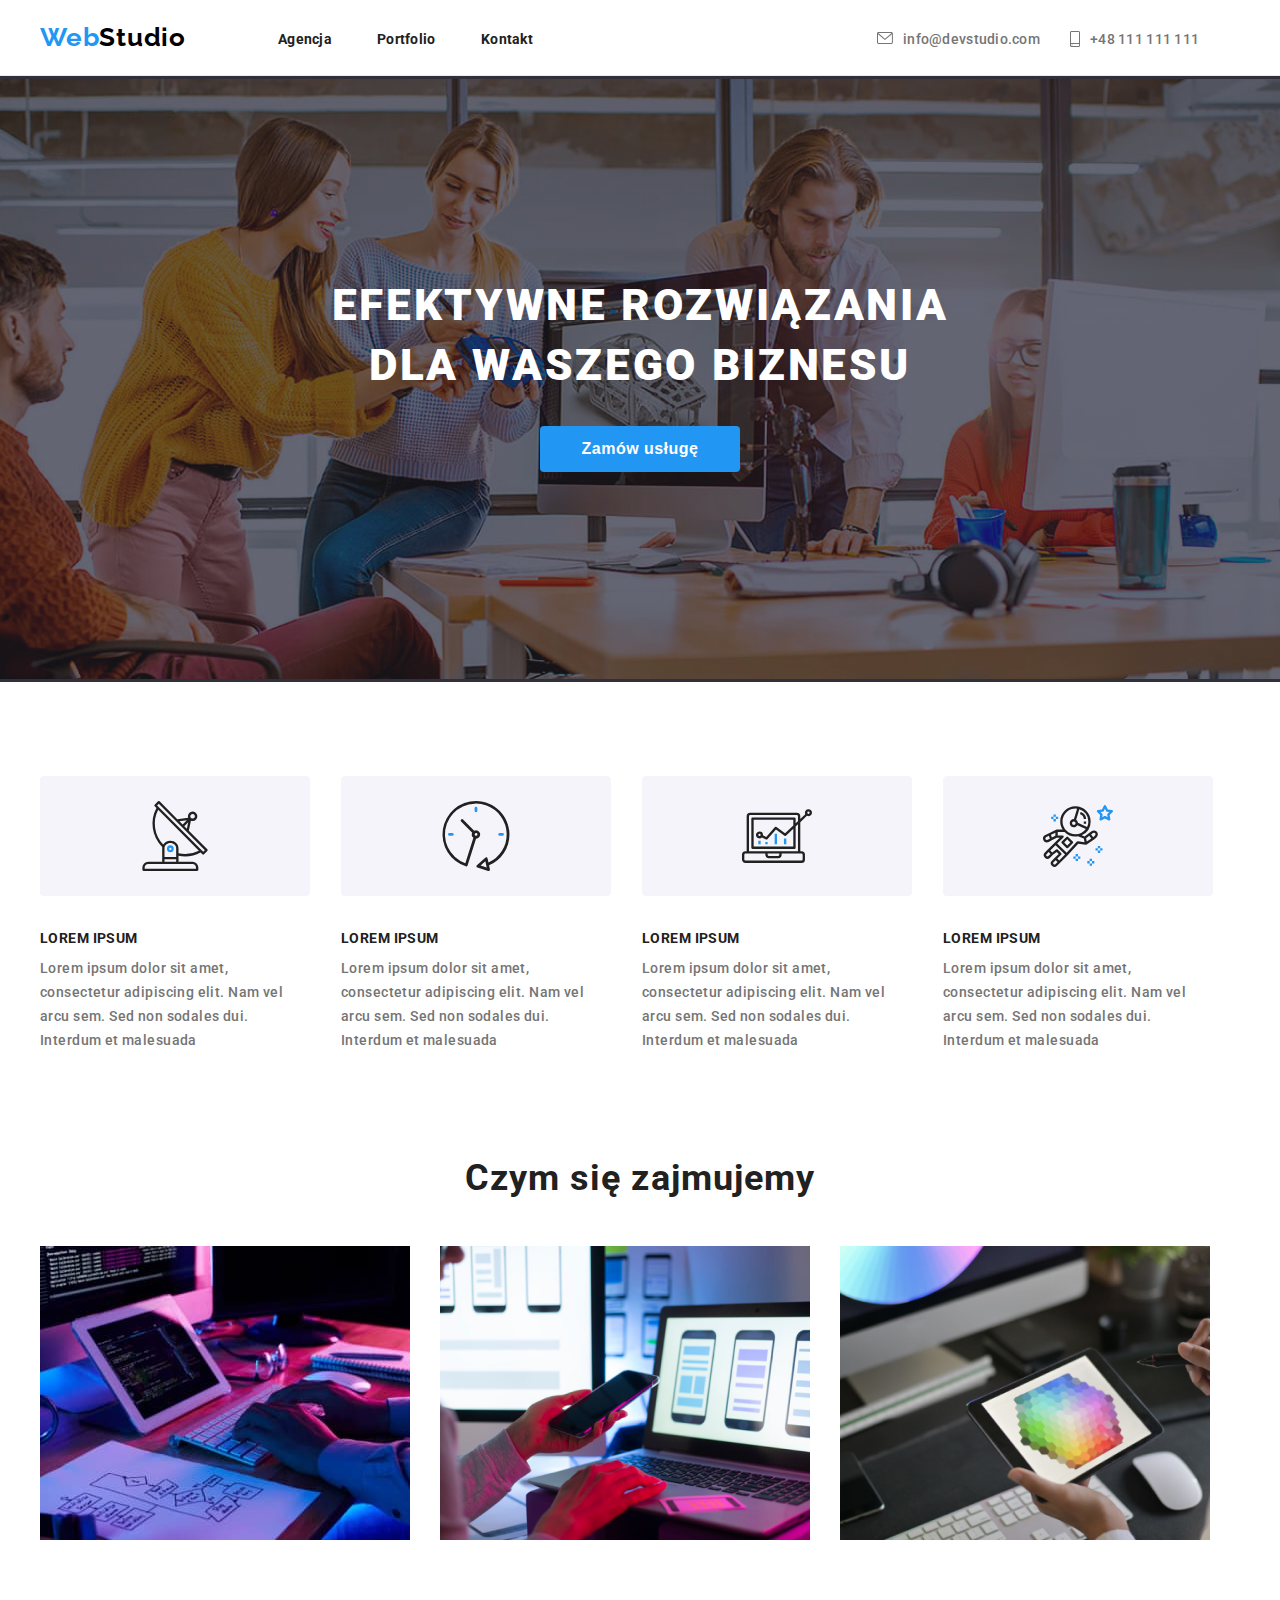
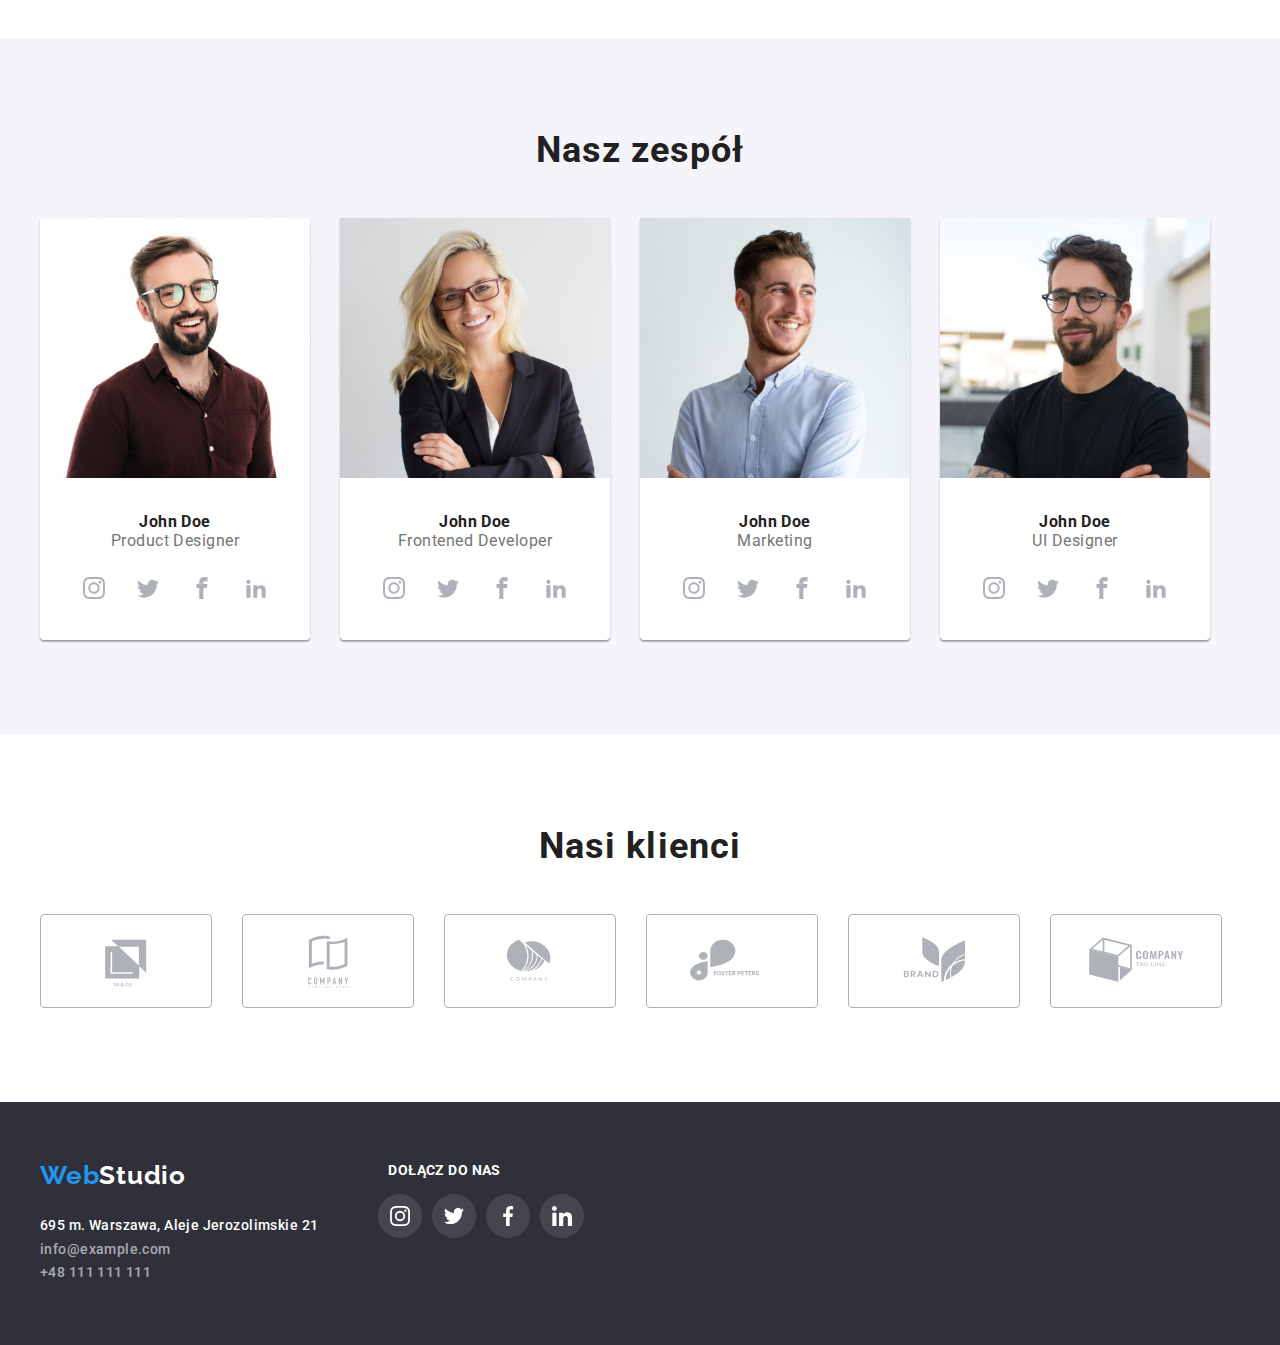
<file: index.html>
<!DOCTYPE html>
<html lang="pl">
  <head>
    <meta charset="UTF-8" />
    <meta http-equiv="X-UA-Compatible" content="IE=edge" />
    <meta name="viewport" content="width=device-width, initial-scale=1.0" />
    <link rel="stylesheet" href="css/styles.css" />
    <title>Document</title>
    <link rel="preconnect" href="https://fonts.googleapis.com" />
    <link rel="preconnect" href="https://fonts.gstatic.com" crossorigin />
    <link
      href="https://fonts.googleapis.com/css2?family=Raleway:wght@700&family=Roboto:wght@400;500;700;900&display=swap"
      rel="stylesheet"
    />
  </head>
  <body>
    <header class="heading">
      <div class="container">
        <nav class="menu">
          <ul class="menu-list">
            <li>
              <a
                class="link"
                href="https://mateuszglock.github.io/goit-markup-hw-04/"
                ><h3 class="logo">
                  Web<span class="logo-second link">Studio</span>
                </h3></a
              >
            </li>
            <li>
              <a class="link" href="/agencja"
                ><h4 class="agency link">Agencja</h4></a
              >
            </li>
            <li>
              <a class="link" href="/goit-markup-hw-04/portfolio.html"
                ><h4 class="portfolio link">Portfolio</h4></a
              >
            </li>
            <li>
              <a class="link" href="/kontakt"
                ><h4 class="contact link">Kontakt</h4></a
              >
            </li>
          </ul>
        </nav>
        <ul class="contact-list">
          <li class="icon">
            <a
              class="text-icon link header-mail"
              href="mailto:info@devstudio.com"
            >
              <div class="icon-inside">
                <svg width="16" height="12">
                  <use href="./images/icons.svg#icon-envelope-1"></use>
                </svg>
              </div>
              info@devstudio.com
            </a>
          </li>

          <li class="icon phone-link">
            <a class="text-icon link header-phone" href="tel:+48-111-111-111">
              <div class="icon-inside icon-phone">
                <svg width="10" height="16">
                  <use href="./images/icons.svg#icon-smartphone-1"></use>
                </svg>
              </div>
              +48 111 111 111
            </a>
          </li>
        </ul>
      </div>
    </header>
    <main class="central">
      <div class="primary-part section">
        <div class="container-vertical">
          <h1 class="primary-text">
            EFEKTYWNE ROZWIĄZANIA <br />
            DLA WASZEGO BIZNESU
          </h1>
          <div class="button-box">
            <button class="button" type="button">Zamów usługę</button>
          </div>
        </div>
      </div>

      <div class="advantages section">
        <div class="container">
          <ul class="adv-list">
            <li>
              <svg width="270" height="120">
                <use href="./images/icons.svg#icon-Group-1"></use>
              </svg>
              <div class="advantage">
                <h5 class="advantages-tittle">LOREM IPSUM</h5>

                <p class="advantages-text">
                  Lorem ipsum dolor sit amet, consectetur adipiscing elit. Nam
                  vel arcu sem. Sed non sodales dui. Interdum et malesuada
                </p>
              </div>
            </li>
            <li>
              <svg width="270" height="120">
                <use href="./images/icons.svg#icon-Group-2"></use>
              </svg>
              <div class="advantage">
                <h5 class="advantages-tittle">LOREM IPSUM</h5>

                <p class="advantages-text">
                  Lorem ipsum dolor sit amet, consectetur adipiscing elit. Nam
                  vel arcu sem. Sed non sodales dui. Interdum et malesuada
                </p>
              </div>
            </li>
            <li>
              <svg width="270" height="120">
                <use href="./images/icons.svg#icon-Group-3"></use>
              </svg>
              <div class="advantage">
                <h5 class="advantages-tittle">LOREM IPSUM</h5>

                <p class="advantages-text">
                  Lorem ipsum dolor sit amet, consectetur adipiscing elit. Nam
                  vel arcu sem. Sed non sodales dui. Interdum et malesuada
                </p>
              </div>
            </li>
            <li>
              <svg width="270" height="120">
                <use href="./images/icons.svg#icon-Group-4-1"></use>
              </svg>
              <div class="advantage">
                <h5 class="advantages-tittle">LOREM IPSUM</h5>
              </div>
              <div class="advantage-text">
                <p class="advantages-text">
                  Lorem ipsum dolor sit amet, consectetur adipiscing elit. Nam
                  vel arcu sem. Sed non sodales dui. Interdum et malesuada
                </p>
              </div>
            </li>
          </ul>
        </div>
      </div>
      <div class="occupation">
        <h2 class="occupation-text">Czym się zajmujemy</h2>
        <div class="container-box">
          <div class="container">
            <ul class="occupation-list">
              <li>
                <img
                  class="occupation-photo-1"
                  src="images/Keyboard.jpg"
                  alt="Osoba pisząca na klawiaturze przy tablecie. 
                Obok znajduje się układ blokowy na kartce papieru"
                  width="370"
                  height="294"
                />
              </li>
              <li>
                <img
                  class="occupation-photo-2"
                  src="images/ContentLayout.jpg"
                  alt="Osoba przy komputerze z telefonem wybierająca różne układy treści"
                  width="370"
                  height="294"
                />
              </li>
              <li>
                <img
                  class="occupation-photo-3"
                  src="images/ColorPalette.jpg"
                  alt="Tablet z paletą kolorów"
                  width="370"
                  height="294"
                />
              </li>
            </ul>
          </div>
        </div>
      </div>

      <div class="team-section section">
        <h2 class="team-text">Nasz zespół</h2>
        <div class="container-box">
          <div class="container">
            <ul class="team-list">
              <li>
                <div class="team-member">
                  <img
                    src="images/Person1.jpg"
                    alt="osoba 1"
                    width="270"
                    height="260"
                  />
                  <div class="team-member-data">
                    <p>
                      <b class="team-member-name">John Doe</b><br />
                      <span class="team-member-job"> Product Designer</span>
                    </p>
                    <ul class="icon-figcaption">
                      <li class="social-link">
                        <a href="...">
                          <svg width="22" height="22">
                            <use
                              href="./images/icons.svg#icon-instagram"
                            ></use></svg
                        ></a>
                      </li>
                      <li class="social-link">
                        <a href="...">
                          <svg width="22" height="22">
                            <use
                              href="./images/icons.svg#icon-twitter"
                            ></use></svg
                        ></a>
                      </li>
                      <li class="social-link">
                        <a href="..."
                          ><svg width="22" height="22">
                            <use
                              href="./images/icons.svg#icon-facebook"
                            ></use></svg
                        ></a>
                      </li>
                      <li class="social-link">
                        <a href="..."
                          ><svg width="22" height="22">
                            <use
                              href="./images/icons.svg#icon-linkedin2"
                            ></use></svg
                        ></a>
                      </li>
                    </ul>
                  </div>
                </div>
              </li>
              <li>
                <div class="team-member">
                  <img
                    src="images/Person2.jpg"
                    alt="osoba 2"
                    width="270"
                    height="260"
                  />
                  <div class="team-member-data">
                    <p>
                      <b class="team-member-name">John Doe</b><br />
                      <span class="team-member-job"> Frontened Developer</span>
                    </p>
                    <ul class="icon-figcaption">
                      <li class="social-link">
                        <a href="..."
                          ><svg width="22" height="22">
                            <use
                              href="./images/icons.svg#icon-instagram"
                            ></use></svg
                        ></a>
                      </li>
                      <li class="social-link">
                        <a href="...">
                          <svg width="22" height="22">
                            <use
                              href="./images/icons.svg#icon-twitter"
                            ></use></svg
                        ></a>
                      </li>
                      <li class="social-link">
                        <a href="..."
                          ><svg width="22" height="22">
                            <use
                              href="./images/icons.svg#icon-facebook"
                            ></use></svg
                        ></a>
                      </li>
                      <li class="social-link">
                        <a href="..."
                          ><svg width="22" height="22">
                            <use
                              href="./images/icons.svg#icon-linkedin2"
                            ></use></svg
                        ></a>
                      </li>
                    </ul>
                  </div>
                </div>
              </li>

              <li>
                <div class="team-member">
                  <img
                    src="images/Person3.jpg"
                    alt="osoba 3"
                    width="270"
                    height="260"
                  />
                  <div class="team-member-data">
                    <p>
                      <b class="team-member-name">John Doe</b><br />
                      <span class="team-member-job"> Marketing</span>
                    </p>
                    <ul class="icon-figcaption">
                      <li class="social-link">
                        <a href="..."
                          ><svg width="22" height="22">
                            <use
                              href="./images/icons.svg#icon-instagram"
                            ></use></svg
                        ></a>
                      </li>
                      <li class="social-link">
                        <a href="...">
                          <svg width="22" height="22">
                            <use
                              href="./images/icons.svg#icon-twitter"
                            ></use></svg
                        ></a>
                      </li>
                      <li class="social-link">
                        <a href="..."
                          ><svg width="22" height="22">
                            <use
                              href="./images/icons.svg#icon-facebook"
                            ></use></svg
                        ></a>
                      </li>
                      <li class="social-link">
                        <a href="..."
                          ><svg width="22" height="22">
                            <use
                              href="./images/icons.svg#icon-linkedin2"
                            ></use></svg
                        ></a>
                      </li>
                    </ul>
                  </div>
                </div>
              </li>
              <li>
                <div class="team-member">
                  <img
                    src="images/Person4.jpg"
                    alt="osoba 4"
                    width="270"
                    height="260"
                  />
                  <div class="team-member-data">
                    <p>
                      <b class="team-member-name">John Doe</b><br />
                      <span class="team-member-job"> UI Designer</span>
                    </p>
                    <ul class="icon-figcaption">
                      <li class="social-link">
                        <a href="..."
                          ><svg width="22" height="22">
                            <use
                              href="./images/icons.svg#icon-instagram"
                            ></use></svg
                        ></a>
                      </li>
                      <li class="social-link">
                        <a href="...">
                          <svg width="22" height="22">
                            <use
                              href="./images/icons.svg#icon-twitter"
                            ></use></svg
                        ></a>
                      </li>
                      <li class="social-link">
                        <a href="..."
                          ><svg width="22" height="22">
                            <use
                              href="./images/icons.svg#icon-facebook"
                            ></use></svg
                        ></a>
                      </li>
                      <li class="social-link">
                        <a href="..."
                          ><svg width="22" height="22">
                            <use
                              href="./images/icons.svg#icon-linkedin2"
                            ></use></svg
                        ></a>
                      </li>
                    </ul>
                  </div>
                </div>
              </li>
            </ul>
          </div>
        </div>
      </div>
      <div class="clients-section section">
        <h2 class="clients-text">Nasi klienci</h2>
        <div class="container-box">
          <div class="container">
            <ul class="clients-list">
              <li class="client">
                <a href="..."
                  ><svg width="170" height="92">
                    <use href="./images/icons.svg#icon-Client-1-2"></use></svg
                ></a>
              </li>
              <li class="client">
                <a href="..."
                  ><svg width="170" height="92">
                    <use href="./images/icons.svg#icon-Client-2-2"></use></svg
                ></a>
              </li>
              <li class="client">
                <a href="..."
                  ><svg width="170" height="92">
                    <use href="./images/icons.svg#icon-Client-3-2"></use></svg
                ></a>
              </li>
              <li class="client">
                <a href="..."
                  ><svg width="170" height="92">
                    <use href="./images/icons.svg#icon-Client-4-2"></use></svg
                ></a>
              </li>
              <li class="client">
                <a href="..."
                  ><svg width="170" height="90">
                    <use href="./images/icons.svg#icon-Client-5-2"></use></svg
                ></a>
              </li>
              <li class="client">
                <a href="..."
                  ><svg width="170" height="92">
                    <use href="./images/icons.svg#icon-Client-6-2"></use></svg
                ></a>
              </li>
            </ul>
          </div>
        </div>
      </div>
    </main>
    <footer class="ender">
      <div class="ender-cointainer">
        <div>
          <a class="link" href="https://web-studio.pl/"
            ><h3 class="footer-logo">
              Web<span class="footer-logo-second link">Studio </span>
            </h3></a
          >
          <address>
            <span class="location">695 m. Warszawa, Aleje Jerozolimskie 21</span
            ><br />
            <span>
              <a class="footer-mail link" href="mail:info@example.com"
                >info@example.com</a
              ><br />
              <a class="footer-phone link" href="tel:+48-111-111-111"
                >+48 111 111 111</a
              >
            </span>
          </address>
        </div>
        <div class="social-links-ender">
          <h5 class="social-links-ender-text">Dołącz do nas</h5>
          <ul class="social-links-ender-links">
            <li class="social-link-footer">
              <a href="...">
                <svg width="44" height="44">
                  <use href="./images/icons.svg#icon-Ellipse-9"></use></svg
              ></a>
            </li>
            <li class="social-link-footer">
              <a href="...">
                <svg width="44" height="44">
                  <use href="./images/icons.svg#icon-Ellipse-10"></use></svg
              ></a>
            </li>
            <li class="social-link-footer">
              <a href="...">
                <svg width="44" height="44">
                  <use href="./images/icons.svg#icon-Ellipse-11"></use></svg
              ></a>
            </li>
            <li class="social-link-footer">
              <a href="...">
                <svg width="44" height="44">
                  <use href="./images/icons.svg#icon-Ellipse-12"></use></svg
              ></a>
            </li>
          </ul>
        </div>
      </div>
    </footer>
  </body>
</html>
</file>
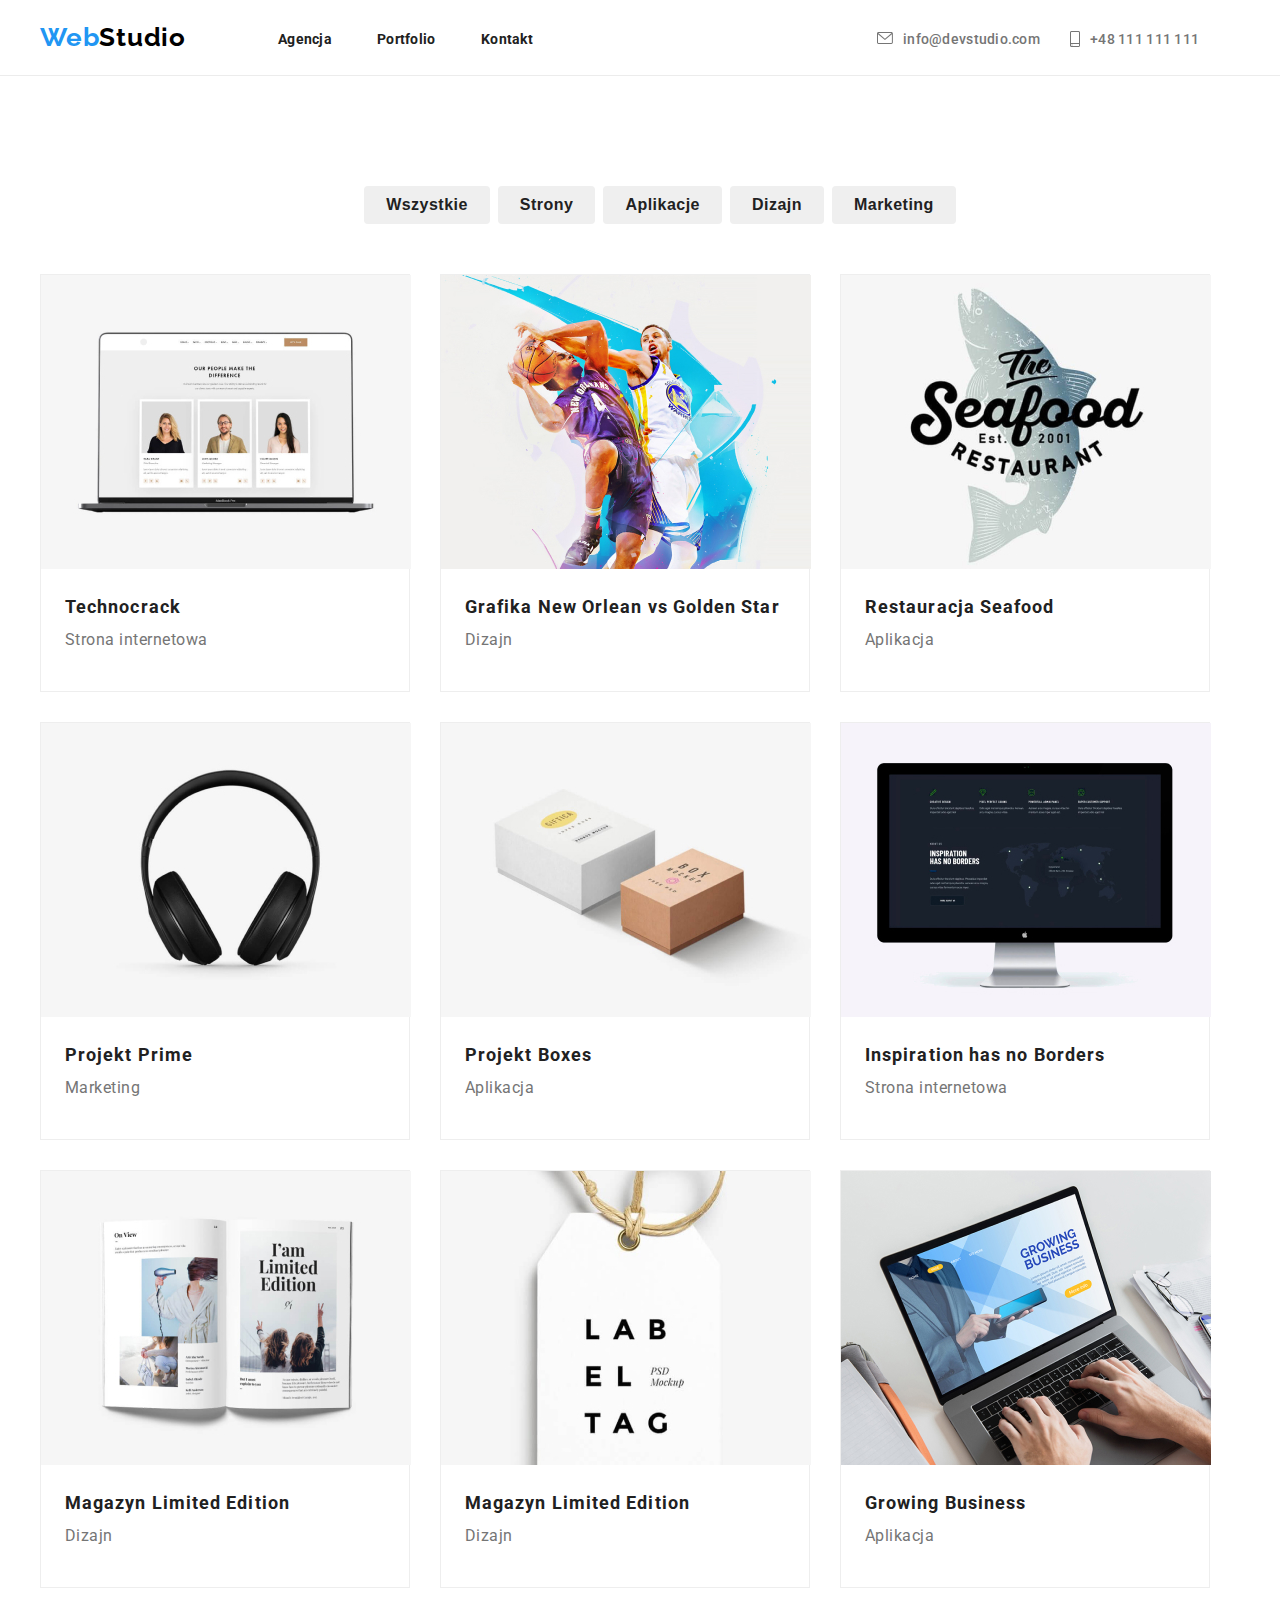
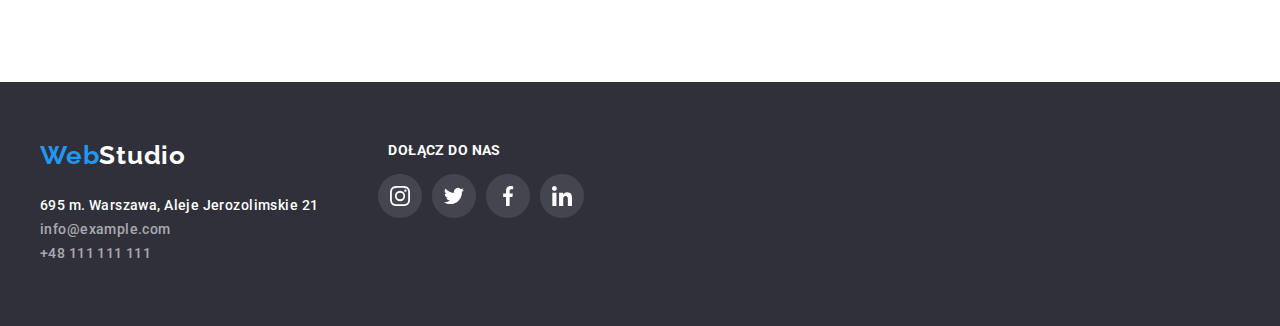
<file: portfolio.html>
<!DOCTYPE html>
<html lang="pl">
  <head>
    <meta charset="UTF-8" />
    <meta http-equiv="X-UA-Compatible" content="IE=edge" />
    <meta name="viewport" content="width=device-width, initial-scale=1.0" />
    <title>Document</title>
    <link rel="stylesheet" href="css/styles.css" />
    <link rel="preconnect" href="https://fonts.googleapis.com" />
    <link rel="preconnect" href="https://fonts.gstatic.com" crossorigin />
    <link
      href="https://fonts.googleapis.com/css2?family=Raleway:wght@700&family=Roboto:wght@400;500;700;900&display=swap"
      rel="stylesheet"
    />
  </head>
  <body>
    <header class="heading">
      <div class="container">
        <nav class="menu">
          <ul class="menu-list">
            <li>
              <a
                class="link"
                href="https://mateuszglock.github.io/goit-markup-hw-04/"
                ><h3 class="logo">
                  Web<span class="logo-second link">Studio</span>
                </h3></a
              >
            </li>
            <li>
              <a class="link" href="/agencja"
                ><h4 class="agency link">Agencja</h4></a
              >
            </li>
            <li>
              <a class="link" href="/goit-markup-hw-04/portfolio.html"
                ><h4 class="portfolio link">Portfolio</h4></a
              >
            </li>
            <li>
              <a class="link" href="/kontakt"
                ><h4 class="contact link">Kontakt</h4></a
              >
            </li>
          </ul>
        </nav>
        <ul class="contact-list">
          <li class="icon">
            <a
              class="text-icon link header-mail"
              href="mailto:info@devstudio.com"
            >
              <div class="icon-inside">
                <svg width="16" height="12">
                  <use href="./images/icons.svg#icon-envelope-1"></use>
                </svg>
              </div>
              info@devstudio.com
            </a>
          </li>

          <li class="icon phone-link">
            <a class="text-icon link header-phone" href="tel:+48-111-111-111">
              <div class="icon-inside icon-phone">
                <svg width="10" height="16">
                  <use href="./images/icons.svg#icon-smartphone-1"></use>
                </svg>
              </div>
              +48 111 111 111
            </a>
          </li>
        </ul>
      </div>
    </header>
    <main class="section">
      <div>
        <ul class="buttons-list">
          <li>
            <button class="portfolio-button" type="button">Wszystkie</button>
          </li>
          <li>
            <button class="portfolio-button" type="button">Strony</button>
          </li>
          <li>
            <button class="portfolio-button" type="button">Aplikacje</button>
          </li>
          <li>
            <button class="portfolio-button" type="button">Dizajn</button>
          </li>
          <li>
            <button class="portfolio-button" type="button">Marketing</button>
          </li>
        </ul>
      </div>
      <div class="container-box">
        <div class="container">
          <ul class="portfolio-pic-list">
            <li>
              <div class="portfolio-photo-box">
                <img
                  src="images/website.jpg"
                  alt="Laptop ze stroną internetową, na której znajdują się zdjęcia trzech osób"
                  width="370"
                  height="294"
                />
                <p>
                  <b class="photo-tittle-text">Technocrack</b><br />
                  <span class="photo-text">Strona internetowa </span>
                </p>
              </div>
            </li>
            <li>
              <div class="portfolio-photo-box">
                <img
                  src="images/Basketball.jpg"
                  alt="Plakat, na którym dwaj gracze grają w koszykówkę"
                  width="370"
                  height="294"
                />
                <p>
                  <b class="photo-tittle-text"
                    >Grafika New Orlean vs Golden Star</b
                  ><br />
                  <span class="photo-text">Dizajn </span>
                </p>
              </div>
            </li>

            <li>
              <div class="portfolio-photo-box">
                <img
                  src="images/RestaurantPoster.jpg"
                  alt="Plakat na którym znajduje się napis The Seafood Restaurant. Est. 2001 na tle konturu szarej ryby"
                  width="370"
                  height="294"
                />
                <p>
                  <b class="photo-tittle-text">Restauracja Seafood</b><br />
                  <span class="photo-text">Aplikacja </span>
                </p>
              </div>
            </li>
            <li>
              <div class="portfolio-photo-box">
                <img
                  src="images/Headphones.jpg"
                  alt="czarne słuchawki na białym tle"
                  width="370"
                  height="294"
                />
                <p>
                  <b class="photo-tittle-text">Projekt Prime</b><br />
                  <span class="photo-text">Marketing</span>
                </p>
              </div>
            </li>
            <li>
              <div class="portfolio-photo-box">
                <img
                  src="images/Boxes.jpg"
                  alt="Białe i brązowe pudełko"
                  width="370"
                  height="294"
                />
                <p>
                  <b class="photo-tittle-text">Projekt Boxes</b><br />
                  <span class="photo-text">Aplikacja</span>
                </p>
              </div>
            </li>
            <li>
              <div class="portfolio-photo-box">
                <img
                  src="images/ComputerWorld.jpg"
                  alt="Komputer ze stroną internetową, na której znajduje się ikona mapy świata"
                  width="370"
                  height="294"
                />
                <p>
                  <b class="photo-tittle-text">Inspiration has no Borders</b
                  ><br />
                  <span class="photo-text">Strona internetowa</span>
                </p>
              </div>
            </li>
            <li>
              <div class="portfolio-photo-box">
                <img
                  src="images/Book.jpg"
                  alt="Otwarta książka. Na jednej stronie znajdują się zdjęcia. Pierwsze przedstawia osobę suszącą włosy, a drugie kogoś kucającego nad brzegiem morza.. Na drugiej napis I am limited edition i dwie osoby stojące tyłem, na tle miasta."
                  width="370"
                  height="294"
                />
                <p>
                  <b class="photo-tittle-text">Magazyn Limited Edition</b><br />
                  <span class="photo-text">Dizajn</span>
                </p>
              </div>
            </li>
            <li>
              <div class="portfolio-photo-box">
                <img
                  src="images/Label.jpg"
                  alt="Biała etykieta z napisaem LABEL TAG."
                  width="370"
                  height="294"
                />
                <p>
                  <b class="photo-tittle-text">Magazyn Limited Edition</b><br />
                  <span class="photo-text">Dizajn</span>
                </p>
              </div>
            </li>
            <li>
              <div class="portfolio-photo-box">
                <img
                  src="images/GrowingBusiness.jpg"
                  alt="Laptop ze stroną internetową z podpisem growing business."
                  width="370"
                  height="294"
                />
                <p>
                  <b class="photo-tittle-text">Growing Business</b><br />
                  <span class="photo-text">Aplikacja</span>
                </p>
              </div>
            </li>
          </ul>
        </div>
      </div>
    </main>
    <footer class="ender">
      <div class="ender-cointainer">
        <div>
          <a class="link" href="https://web-studio.pl/"
            ><h3 class="footer-logo">
              Web<span class="footer-logo-second link">Studio </span>
            </h3></a
          >
          <address>
            <span class="location">695 m. Warszawa, Aleje Jerozolimskie 21</span
            ><br />
            <span>
              <a class="footer-mail link" href="mail:info@example.com"
                >info@example.com</a
              ><br />
              <a class="footer-phone link" href="tel:+48-111-111-111"
                >+48 111 111 111</a
              >
            </span>
          </address>
        </div>
        <div class="social-links-ender">
          <h5 class="social-links-ender-text">Dołącz do nas</h5>
          <ul class="social-links-ender-links">
            <li class="social-link-footer">
              <a href="...">
                <svg width="44" height="44">
                  <use href="./images/icons.svg#icon-Ellipse-9"></use></svg
              ></a>
            </li>
            <li class="social-link-footer">
              <a href="...">
                <svg width="44" height="44">
                  <use href="./images/icons.svg#icon-Ellipse-10"></use></svg
              ></a>
            </li>
            <li class="social-link-footer">
              <a href="...">
                <svg width="44" height="44">
                  <use href="./images/icons.svg#icon-Ellipse-11"></use></svg
              ></a>
            </li>
            <li class="social-link-footer">
              <a href="...">
                <svg width="44" height="44">
                  <use href="./images/icons.svg#icon-Ellipse-12"></use></svg
              ></a>
            </li>
          </ul>
        </div>
      </div>
    </footer>
  </body>
</html>
</file>
<file: css/styles.css>
:root {
  --text-color: #212121;
  --primary-text-color: #ffffff;
  --logo-first-color: #2196f3;
  --logo-second-color: #000000;
  --link-color: #2196f3;
  --header-contact-color: #757575;
  --footer-contact-color: #ffffff99;
  --order-button-text-color: #ffffff;
  --header-background: #ffffff;
  --central-background: #e5e5e5;
  --central-section-background: #2f303a;
  --footer-background: #2f303a;
  --team-section-background: #f5f4fa;
  --order-button-background: #f5f4fa;
  --hover-button-background: #2196f3;
  --icon-color: #afb1b8;
}
body {
  font-family: "Roboto", "Arial", sans-serif;
  font-weight: 500;
  color: var(--text-color);
  padding: 0px;
  margin: 0px;
}
.container {
  width: 1200px;
  display: flex;
}
.container-vertical {
  width: 1200px;
  display: block;
}

.heading {
  background: var(--header-background);
  display: flex;
  justify-content: center;
  border-bottom: 1px solid #ececec;
}
.menu {
  display: flex;
  list-style: none;
}
.menu-list {
  display: flex;
  list-style: none;
  margin: 0px;
  padding: 0px;
}

.logo {
  width: 145px;
  margin: 0px;
  margin-top: 24px;
  margin-bottom: 25px;

  font-family: "Raleway";
  font-style: normal;
  font-weight: 700;
  font-size: 26px;
  line-height: 1;

  letter-spacing: 0.03em;

  color: var(--logo-first-color);
}
.logo-second {
  color: var(--logo-second-color);
}
.link {
  text-decoration: none;
}
.link:hover {
  color: var(--link-color);
}
.agency {
  width: 53px;
  margin-left: 93px;
  margin-top: 32px;

  font-style: normal;
  font-size: 14px;
  line-height: 1;
  letter-spacing: 0.02em;

  color: var(--text-color);
}
.portfolio {
  width: 58px;
  margin-left: 46px;
  margin-top: 32px;

  font-style: normal;
  font-size: 14px;
  line-height: 1;
  letter-spacing: 0.02em;
  color: var(--text-color);
}
.contact {
  width: 51px;
  margin-left: 46px;
  margin-top: 32px;

  font-style: normal;
  font-size: 14px;
  line-height: 1;
  letter-spacing: 0.02em;
  color: var(--text-color);
}
.contact-list {
  display: flex;
  margin: 0px;
  margin-left: 345px;
  align-items: center;
  list-style: none;
  padding: 0px;
}
.text-icon {
  display: flex;
}
.text-icon:hover {
  color: #2196f3;
  fill: #2196f3;
}
.header-mail {
  margin: 0px;
  font-style: normal;
  font-size: 14px;
  letter-spacing: 0.02em;

  color: var(--header-contact-color);

  font-family: "Roboto";
  font-weight: 500;
  line-height: 16px;
  letter-spacing: 0.02em;
  padding-top: 2px;
}
.icon {
  display: flex;
  fill: #757575;
  align-items: center;
}
.icon:hover > a {
  color: #2196f3;
  fill: #2196f3;
}
.icon-inside {
  padding-right: 10px;
  align-items: center;
}
.phone-link {
  margin-left: 30px;
}
.icon-phone {
  align-items: center;
}
.header-phone {
  margin: 0px;
  font-style: normal;
  font-size: 14px;
  letter-spacing: 0.02em;

  color: var(--header-contact-color);

  font-family: "Roboto";
  font-weight: 500;
  line-height: 16px;
  letter-spacing: 0.02em;
  padding-top: 5px;
}
.central {
  background: var(--header-background);
  justify-content: center;
}
.section {
  padding-top: 94px;
  padding-bottom: 94px;
}
.primary-part {
  margin-top: 0px;
  margin-bottom: 0px;
  display: block;
  align-items: center;
  background: var(--central-section-background);
  background-image: linear-gradient(
      to bottom,
      rgba(47, 48, 58, 0.4),
      rgba(47, 48, 58, 0.4)
    ),
    url(../images/main-section-background.jpg);
  background-repeat: no-repeat;
  background-position: 50%;
  padding-top: 200px;
  padding-bottom: 210px;
  display: flex;
  justify-content: center;
  text-align: center;
}
.button-box {
  display: block;
  margin-right: auto;
  margin-left: auto;
}
.button {
  width: 200px;
  margin-top: 30px;
  cursor: pointer;
  border: var(--white-color);
  font-style: normal;
  border-radius: 4px;

  color: var(--header-background);
  background: var(--hover-button-background);
  font-style: normal;
  font-size: 16px;
  line-height: 1.62;

  letter-spacing: 0.03em;
  font-weight: 700;
  padding-top: 10px;
  padding-bottom: 10px;
}

.orderButtonText {
  width: 117px;
  font-style: normal;
  font-weight: 700;
  font-size: 16px;
  line-height: 1;
  color: var(--text-color);

  letter-spacing: 0.06em;
}

.primary-text {
  font-size: 44px;
  font-weight: 900;
  line-height: 1.36;
  letter-spacing: 6px;
  margin: 0px;
  text-align: center;
  color: var(--primary-text-color);
  text-transform: uppercase;

  font-style: normal;

  letter-spacing: 0.06em;
}

.advantages {
  display: flex;
  justify-content: center;
  padding-top: 94px;
  padding-bottom: 94px;
}
.adv-list {
  list-style-type: none;
  display: flex;
  align-items: center;
  margin: 0px;
  gap: 30px;
  padding: 0px;
}
.advantages-tittle {
  font-weight: 700;
  font-size: 14px;
  text-align: left;
  vertical-align: top;
  margin: 0px;
  letter-spacing: 0.03em;
}
.advantage {
  margin-top: 30px;
}
.advantage-tittle-box {
  width: 270px;
}
.advantages-text {
  font-family: "Roboto";
  font-style: normal;
  font-size: 14px;
  line-height: 24px;
  text-align: Left;
  vertical-align: Top;
  letter-spacing: 0.03em;
  margin-right: 1px;
  margin-top: 10px;
  width: 270px;

  color: var(--header-contact-color);
}

.second-text {
  left: 515px;
}
.third-text {
  left: 815px;
}
.fourth-text {
  left: 1115px;
}
.occupation {
  justify-content: center;
  align-items: center;
}
.container-box {
  display: flex;

  justify-content: center;
}
.occupation-text {
  margin: 0px;
  margin-bottom: 50px;

  font-style: normal;
  font-weight: 700;
  font-size: 36px;
  line-height: 1;
  text-align: center;

  letter-spacing: 0.03em;
}
.occupation-list {
  list-style-type: none;
  display: flex;
  text-align: center;
  gap: 30px;
  margin: 0px;
  margin-right: 0px;
  margin-bottom: 94px;
  padding: 0px;
}
.occupation-photo-1 {
  width: 370px;
  left: 215px;
  top: 1061px;
}
.occupation-photo-2 {
  width: 370px;
  left: 615px;
  top: 1061px;
}
.occupation-photo-3 {
  width: 370px;
  left: 1015px;
  top: 1061px;
}
.team-section {
  left: 0px;
  background: var(--team-section-background);
  padding-bottom: 94px;
  display: block;
}

.team-text {
  font-style: normal;
  font-weight: 700;
  font-size: 36px;
  line-height: 1;
  text-align: center;
  margin-top: 0px;
  margin-bottom: 50px;

  letter-spacing: 0.03em;

  color: var(--text-color);
}
.team-list {
  list-style-type: none;
  display: flex;
  align-items: center;
  gap: 30px;
  padding: 0px;
  margin: 0px;
}
.team-member {
  width: 270px;
  padding-bottom: 30px;

  background: var(--primary-text-color);

  box-shadow: 0px 1px 3px rgba(0, 0, 0, 0.12), 0px 1px 1px rgba(0, 0, 0, 0.14),
    0px 2px 1px rgba(0, 0, 0, 0.2);
  border-radius: 0px 0px 4px 4px;
}
.team-member-data {
  margin-top: 30px;
  display: block;
  text-align: center;
}
.team-member-name {
  width: 72px;
  font-style: normal;
  font-size: 16px;
  line-height: 1;

  text-align: center;
  letter-spacing: 0.03em;
}
.team-member-job {
  font-weight: 400;

  font-style: normal;
  font-size: 16px;
  line-height: 1;
  margin-top: 10px;

  letter-spacing: 0.03em;

  color: var(--header-contact-color);
}
.icon-figcaption {
  display: flex;
  list-style: none;
  padding: 0px;
  gap: 10px;
  justify-content: center;
}
.social-link {
  display: flex;
  border-radius: 50%;
}

.social-link a:hover {
  fill: white;
  background: var(--hover-button-background);
}
.social-link a {
  display: flex;
  border-radius: 50%;
  padding: 11px;
  fill: var(--icon-color);
}

/*.social-link:hover,
.social-link:focus {
  fill: var(--hover-button-background);
}
.social-link a {
  display: flex;
  border-radius: 50%;
}

.social-link a:hover {
  background: #2196f3;
}

.social-link a:hover svg {
  fill: white;
}

.social-link a svg {
  fill: var(--header-background);
}
.social-link a svg:hover {
  fill: var(--link-color);
}*/
.icon:hover > a {
  color: #2196f3;
  fill: #2196f3;
}
.clients-section {
  align-items: center;
  justify-content: center;
}
.clients-text {
  font-style: normal;
  font-weight: 700;
  font-size: 36px;
  line-height: 1;
  text-align: center;
  margin-top: 0px;
  margin-bottom: 50px;

  letter-spacing: 0.03em;

  color: var(--text-color);
}
.clients-list {
  display: flex;
  list-style: none;
  margin: 0px;
  padding: 0px;
  gap: 30px;
}
.client {
  border: 1px solid var(--icon-color);
  border-radius: 4px;
  width: 170px;
  height: 92px;
  fill: var(--icon-color);
}
.client:hover,
.client:focus {
  border: 1px solid var(--link-color);
  fill: var(--link-color);
}
.ender {
  background-color: var(--footer-background);
  margin-top: 0px;
  padding-top: 0px;
  display: block;
  align-items: center;
}
.ender-cointainer {
  margin-left: 0px;
  margin-top: 0px;
  padding-top: 60px;
  padding-bottom: 60px;
  width: 1200px;
  margin-right: auto;
  margin-left: auto;
  display: flex;
}
.footer-logo {
  width: 145px;

  font-family: "Raleway";
  font-style: normal;
  font-weight: 700;
  font-size: 26px;
  line-height: 1;

  letter-spacing: 0.03em;

  color: var(--logo-first-color);
  text-decoration: none;
  margin-top: 0px;
}
.footer-logo-second {
  color: var(--primary-text-color);
  text-decoration: none;
}
.location {
  width: 246px;
  top: 2208px;

  font-style: normal;
  font-size: 14px;
  line-height: 1.71;

  letter-spacing: 0.03em;

  color: var(--header-background);
  text-indent: 215px;
}
.footer-mail {
  width: 231px;
  top: 2238px;

  font-style: normal;
  font-size: 14px;
  line-height: 1.71;
  text-indent: 215px;

  letter-spacing: 0.03em;

  color: var(--footer-contact-color);
  text-decoration: none;
}
.footer-phone {
  width: 231px;

  font-style: normal;
  font-size: 14px;
  line-height: 1.71;

  letter-spacing: 0.03em;

  color: var(--footer-contact-color);
  text-decoration: none;
  text-indent: 215px;
}
.social-links-ender {
  margin-left: 70px;
}
.social-link-footer {
  fill: rgba(255, 255, 255, 0.1);
}
.social-link-footer a:hover {
  fill: var(--link-color);
}
.social-links-ender-text {
  color: var(--header-background);
  font-style: normal;
  font-size: 14px;
  letter-spacing: 0.03em;
  text-transform: uppercase;
  margin: 0px;
}
.social-links-ender-links {
  display: flex;
  list-style: none;
  padding: 0px;
  gap: 10px;
  margin-left: -10px;
}
.portfolio-part {
  background-color: var(--central-background);
}
.buttons-list {
  display: flex;
  justify-content: center;
  gap: 8px;
  font-weight: 500;
  font-size: 16px;
  line-height: 1.71;
  letter-spacing: 0.03em;
  cursor: pointer;
  border-radius: 4px;

  list-style: none;
}
.portfolio-all-button {
  width: 121px;
  left: 510px;
  top: 174px;

  background: var(--order-button-background);

  box-shadow: 0px 3px 1px rgba(0, 0, 0, 0.1), 0px 1px 2px rgba(0, 0, 0, 0.08),
    0px 2px 2px rgba(0, 0, 0, 0.12);
  border-radius: 4px;
}
.portfolio-button {
  cursor: pointer;
  border: var(--white-color);
  font-weight: 500;
  font-size: 16px;
  font-style: normal;
  padding: 6px 22px 6px 22px;
  border-radius: 4px;
  line-height: 1.2;

  color: var(--text-color);
  font-style: normal;
  font-size: 16px;
  line-height: 1.62;

  text-align: center;
  letter-spacing: 0.03em;
  font-weight: 700;
}
.portfolio-button:hover {
  background-color: var(--hover-button-background);
  color: var(--primary-text-color);
  cursor: pointer;
  box-shadow: 0px 3px 1px rgba(0, 0, 0, 0.1), 0px 1px 2px rgba(0, 0, 0, 0.08),
    0px 2px 2px rgba(0, 0, 0, 0.12);
}
.button-text {
  width: 49px;
  left: 661px;
  top: 180px;
}
.portfolio-pages-button {
  width: 93px;
  left: 639px;
  top: 174px;

  background: var(--team-section-background);
  border-radius: 4px;
}
.portfolio-pages-text-button {
  width: 49px;
  left: 661px;
  top: 180px;

  font-style: normal;
  font-size: 16px;
  line-height: 1.62;

  text-align: center;
  letter-spacing: 0.03em;

  color: var(--text-color);
}
.portfolio-apps-button {
  width: 114px;

  left: 740px;
  top: 174px;

  background: var(--team-section-background);
  border-radius: 4px;
}
.portfolio-apps-text-button {
  width: 70px;
  left: 762px;
  top: 180px;

  font-style: normal;

  font-size: 16px;
  line-height: 1.62;

  text-align: center;
  letter-spacing: 0.03em;

  color: var(--text-color);
}
.portfolio-design-button {
  width: 91px;
  left: 862px;
  top: 174px;

  background: var(--team-section-background);
  border-radius: 4px;
}
.portfolio-design-text-button {
  width: 47px;
  left: 884px;
  top: 180px;
  font-style: normal;
  font-size: 16px;
  line-height: 1.62;

  text-align: center;
  letter-spacing: 0.03em;

  color: var(--text-color);
}
.portfolio-marketing-button {
  width: 121px;
  left: 961px;
  top: 174px;

  background: var(--team-section-background);
  border-radius: 4px;
}
.portfolio-marketing-text-button {
  width: 77px;
  left: 983px;
  top: 180px;

  font-style: normal;

  font-size: 16px;
  line-height: 1.62;

  text-align: center;
  letter-spacing: 0.03em;

  color: var(--text-color);
}
.portfolio-pic-list {
  margin: 0px;
  padding: 0px;
  margin-top: 34px;
  display: flex;
  flex-wrap: wrap;
  gap: 30px;

  list-style: none;
  align-items: center;
}
.portfolio-photo-box {
  box-sizing: border-box;

  width: 370px;

  background: var(--order-button-text-color);
  border: 1px solid #eeeeee;
  margin: 0 auto;
  padding-bottom: 20px;
}
.portfolio-photo-box:hover {
  box-shadow: 0px 1px 1px rgba(0, 0, 0, 0.12), 0px 4px 4px rgba(0, 0, 0, 0.06),
    1px 4px 6px rgba(0, 0, 0, 0.16);
}

.photo-tittle-text {
  width: 322px;

  margin-left: 24px;

  font-style: normal;
  font-weight: 700;
  font-size: 18px;
  line-height: 2;
  letter-spacing: 0.06em;

  color: var(--text-color);
}
.photo-text {
  width: 322px;

  margin-left: 24px;

  font-style: normal;
  font-weight: 400;
  font-size: 16px;
  line-height: 1.88;

  letter-spacing: 0.03em;

  color: var(--header-contact-color);
}
.portfolio-footer {
  top: 1628px;
}
</file>
